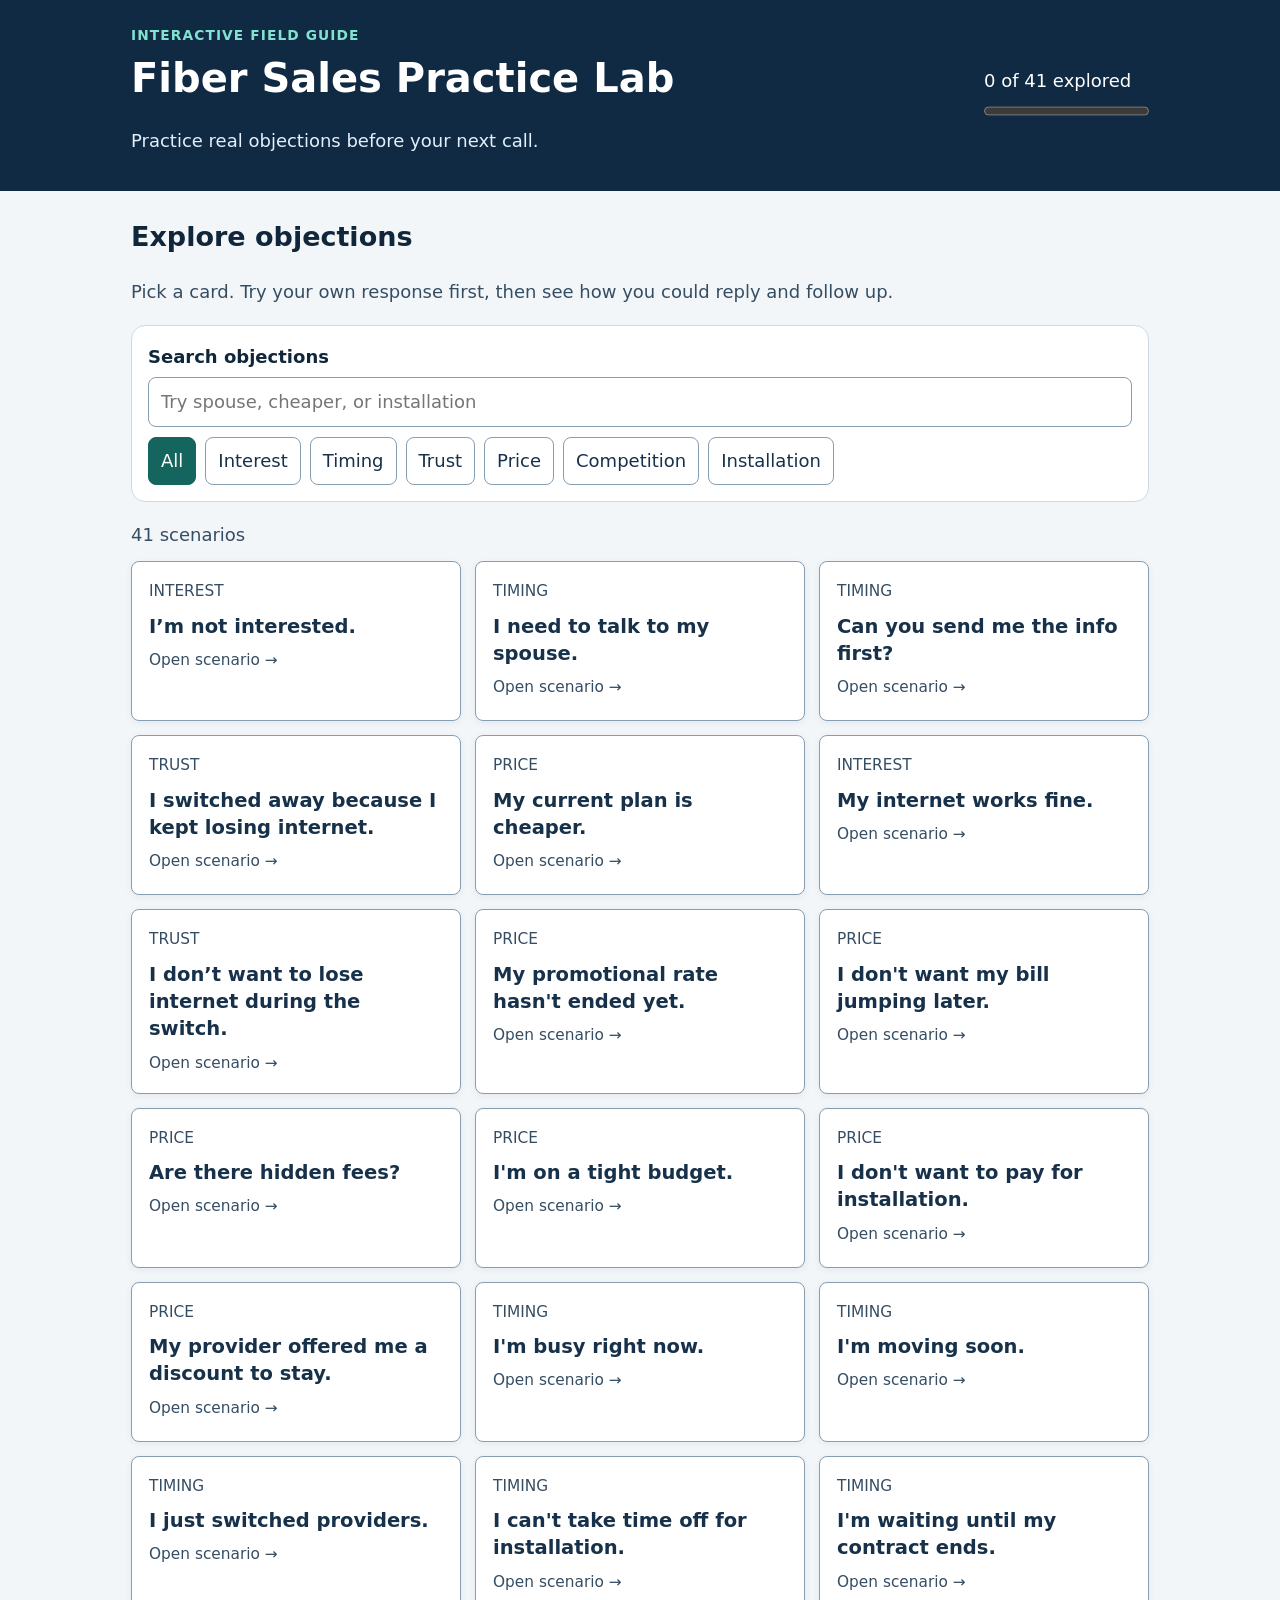
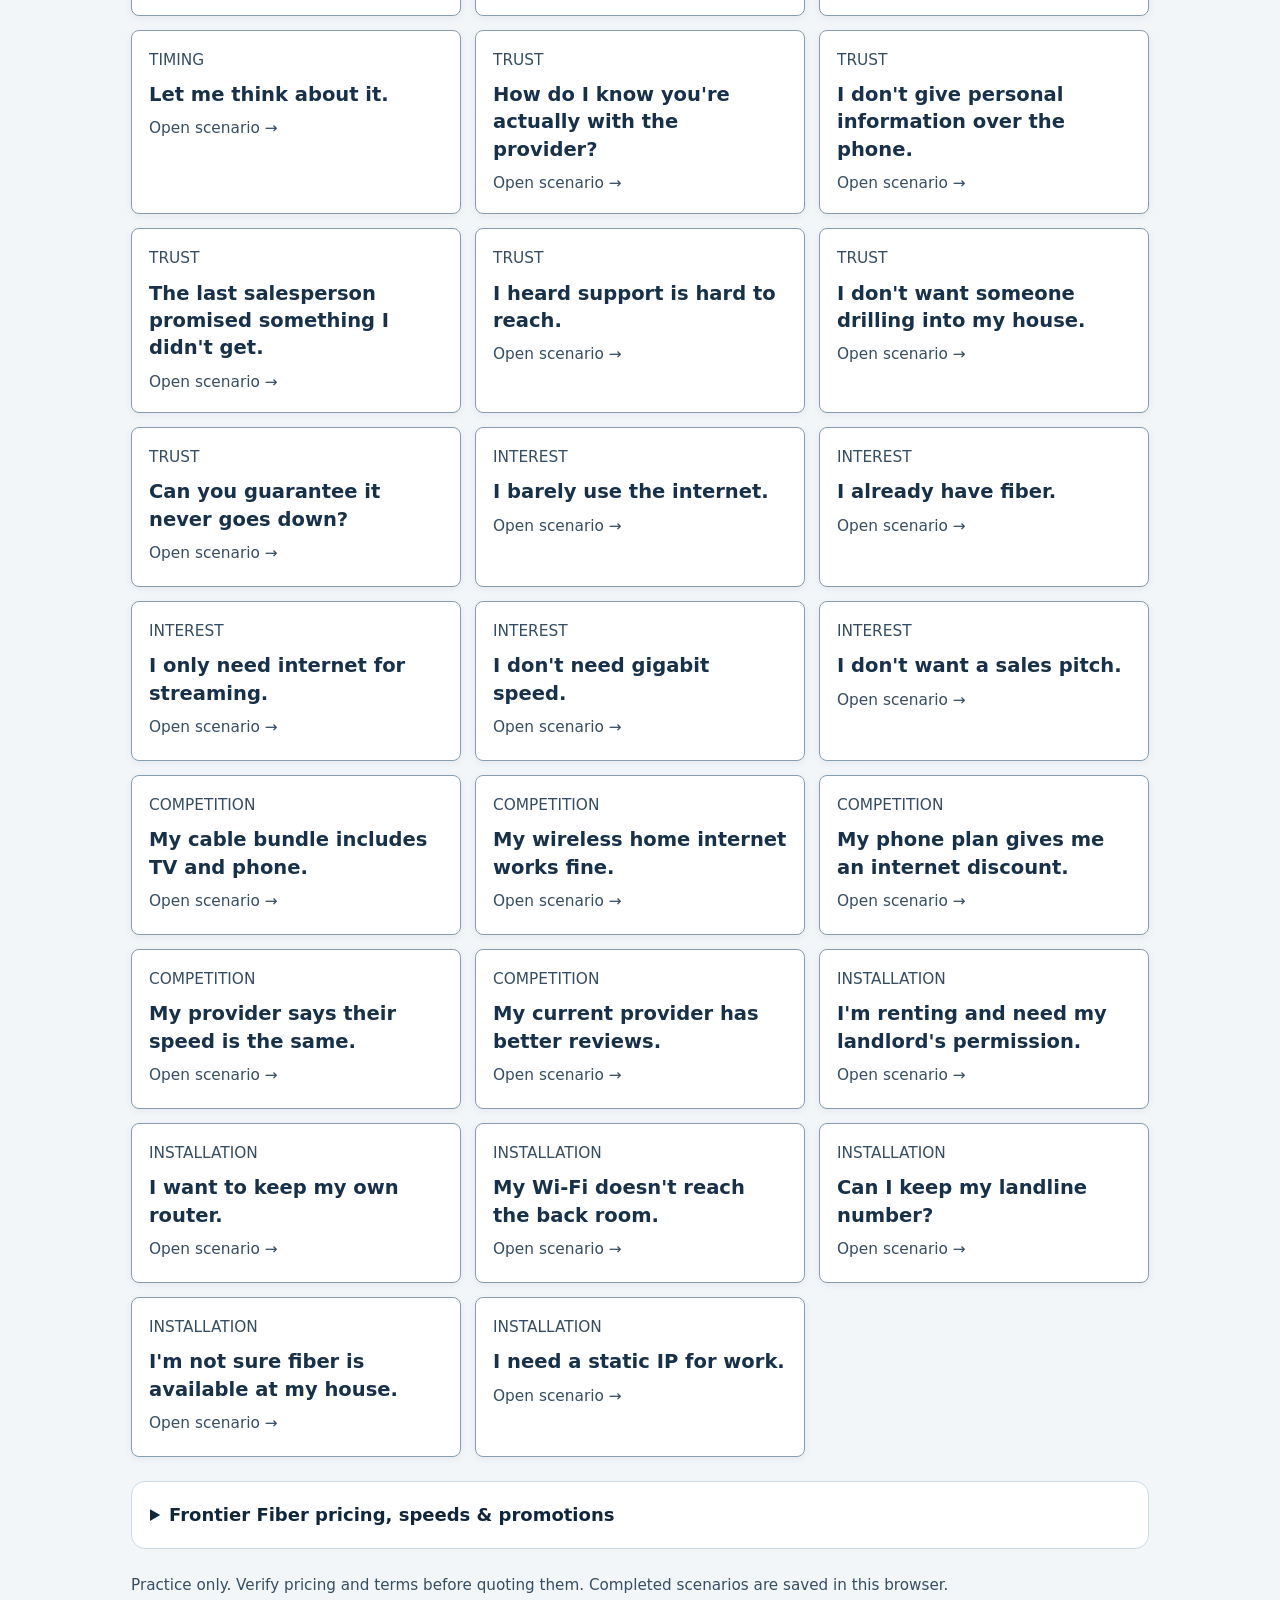
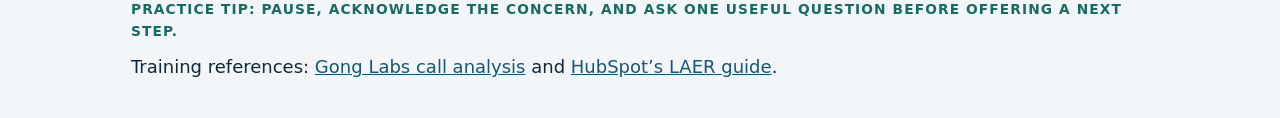
<file: index.html>
<!doctype html>
<html lang="en"><meta charset="utf-8"><meta name="viewport" content="width=device-width,initial-scale=1">

<!-- The content security policy limits which resources the browser can load. -->
<meta http-equiv="Content-Security-Policy" content="default-src 'none'; script-src 'self'; style-src 'self'; base-uri 'none'; form-action 'none'">
<title>Fiber Sales Practice Lab</title>

<!-- Load the shared appearance rules from the CSS file. -->
<link rel="stylesheet" href="./style.css">

<!-- The page header introduces the trainer and displays practice progress. -->
<header><div><section><p class="eyebrow">Interactive field guide</p><h1>Fiber Sales Practice Lab</h1><p class="muted">Practice real objections before your next call.</p></section><div><label id="progress-label" for="progress"></label><br><progress id="progress"></progress></div></div></header>

<!-- The main area holds search, filters, objection cards, and reference material. -->
<main><h2>Explore objections</h2><p class="muted">Pick a card. Try your own response first, then see how you could reply and follow up.</p>
<section class="filters" aria-label="Scenario filters"><label for="search">Search objections</label><input type="search" id="search" placeholder="Try spouse, cheaper, or installation"><div class="row" id="filters"></div></section>
<p id="count" class="muted" role="status"></p><div class="grid" id="cards"></div>

<!-- This reference panel expands when the visitor selects its summary. -->
<details class="reference"><summary>Frontier Fiber pricing, speeds &amp; promotions</summary>
<p><strong>Advertised examples checked November 5, 2026.</strong> These are monthly online rates at qualifying addresses with the advertised billing and discount terms. Wired speed tiers are shown as download/upload. Your address quote controls.</p>
<div class="price-scroll"><table><caption>Advertised Frontier Fiber plan comparison</caption><thead><tr><th scope="col">Plan</th><th scope="col">Wired speed tier</th><th scope="col">From / month</th></tr></thead><tbody>
<tr><th scope="row">Fiber 500</th><td>500 / 500 Mbps</td><td>$44.99</td></tr>
<tr><th scope="row">Fiber 1 Gig</th><td>1 / 1 Gbps</td><td>$64.99</td></tr>
<tr><th scope="row">Fiber 2 Gig</th><td>2 / 2 Gbps</td><td>$79.99</td></tr>
<tr><th scope="row">Fiber 5 Gig</th><td>5 / 5 Gbps</td><td>$104.99</td></tr>
<tr><th scope="row">Fiber 7 Gig</th><td>7 / 7 Gbps</td><td>$124.99</td></tr>
</tbody></table></div>
<p><strong>Promotions to check:</strong> Frontier’s deals page lists Whole Home Wi-Fi and free installation on eligible 1 Gig and faster plans, and a $15/month discount for qualifying Frontier Fiber and Verizon mobile customers. The online plans page also shows two months on select offers, Visa reward cards, and a Samsung TV/soundbar or gift-card alternative on select multi-gig offers. Confirm the reward amount, billing credits, eligibility, redemption and whether offers combine before quoting.</p>
<p><a href="https://go.frontier.com/fiber/internet">Advertised plan comparison</a> · <a href="https://frontier.com/shop/deals">Frontier deals</a></p>
<ul>
<li><strong>Speed and data:</strong> Frontier advertises unlimited data with no overage charges. Compare the plan’s listed upload and download speeds with the customer’s current plan. Wired plan speeds and Wi-Fi speeds on a particular device are different. Frontier lists 500 Mbps, 1 Gig, 2 Gig, and 5 Gig plans, and advertises 7 Gig in select areas. <a href="https://frontier.com/pages/why-frontier/get-fiber">Fiber overview</a> · <a href="https://frontier.com/shop/internet/fiber-internet/7-gig">7 Gig availability</a></li>
<li><strong>Price and promotions:</strong> Use the address quote and Broadband Facts label. Confirm the regular and promotional prices, when the promotion ends, Auto Pay and paperless billing requirements, installation charges, add-ons, and any contract or cancellation terms. Confirm gift card or other reward eligibility and redemption steps before quoting it. <a href="https://frontier.com/consumerlabels">Broadband Facts labels</a></li>
<li><strong>Router and Wi-Fi:</strong> Frontier says its internet plans include a router with no monthly equipment rental fee. Its Whole-Home Wi-Fi page advertises inclusion on Fiber 1 Gig or faster plans. Check the specific quote for the equipment, coverage options, and any charges. <a href="https://frontier.com/shop/internet/whole-home-wifi">Whole-Home Wi-Fi</a></li>
<li><strong>Installation and switching:</strong> Some properties need a fiber line run from the street before installation. Check the route and any required permissions with Frontier. When practical, test the new service before canceling the old one. <a href="https://frontier.com/helpcenter/frontier-installation">Installation guide</a></li>
<li><strong>TV, home phone, and work needs:</strong> Confirm TV subscription cost and channels separately. Frontier Fiber Digital Voice runs over the fiber network; confirm availability, number transfer, backup power, and compatibility before changing phone service. Verify static IP or equipment requirements with Frontier before committing. <a href="https://frontier.com/helpcenter/phone/fiber-digital-voice">Fiber Digital Voice</a></li>
</ul></details><footer class="muted">Practice only. Verify pricing and terms before quoting them. Completed scenarios are saved in this browser.</footer><p class="eyebrow">Practice tip: Pause, acknowledge the concern, and ask one useful question before offering a next step.</p><p>Training references: <a href="https://www.gong.io/blog/handling-sales-objections">Gong Labs call analysis</a> and <a href="https://cdn2.hubspot.net/hubfs/53/overcoming_sales_objections.pdf">HubSpot’s LAER guide</a>.</p></main>

<!-- This dialog is a pop-up used to practice one objection at a time. -->
<dialog id="demo" aria-labelledby="title"><div class="between"><span id="topic" class="eyebrow"></span><button id="close" type="button">Close</button></div><h2 id="title" tabindex="-1">Practice scenario</h2><div class="bubble"><strong>Customer:</strong> <span id="customer"></span></div><section class="phase" aria-live="polite"><p class="eyebrow" id="phase"></p><p id="body"></p></section><section id="alternatives" hidden aria-label="More response options"><p class="eyebrow">Other ways to respond</p><p><strong>Short and direct:</strong> <span id="short-reply"></span></p><p><strong>Move it forward:</strong> <span id="next-reply"></span></p></section><aside id="facts" hidden><strong>Frontier talking point</strong><p id="fact-text"></p></aside><p id="exit" class="exit" hidden><strong>If they still decline:</strong> Thank them and end the call. If they need time, ask permission to call back and agree on a time. Confirm their explicit approval before submitting an order.</p><div class="between"><button id="back" type="button">Back</button><button class="primary" id="forward" type="button"></button></div></dialog>

<!-- Run the JavaScript after the page elements above are available. -->
<script src="./script.js"></script></html>
</file>
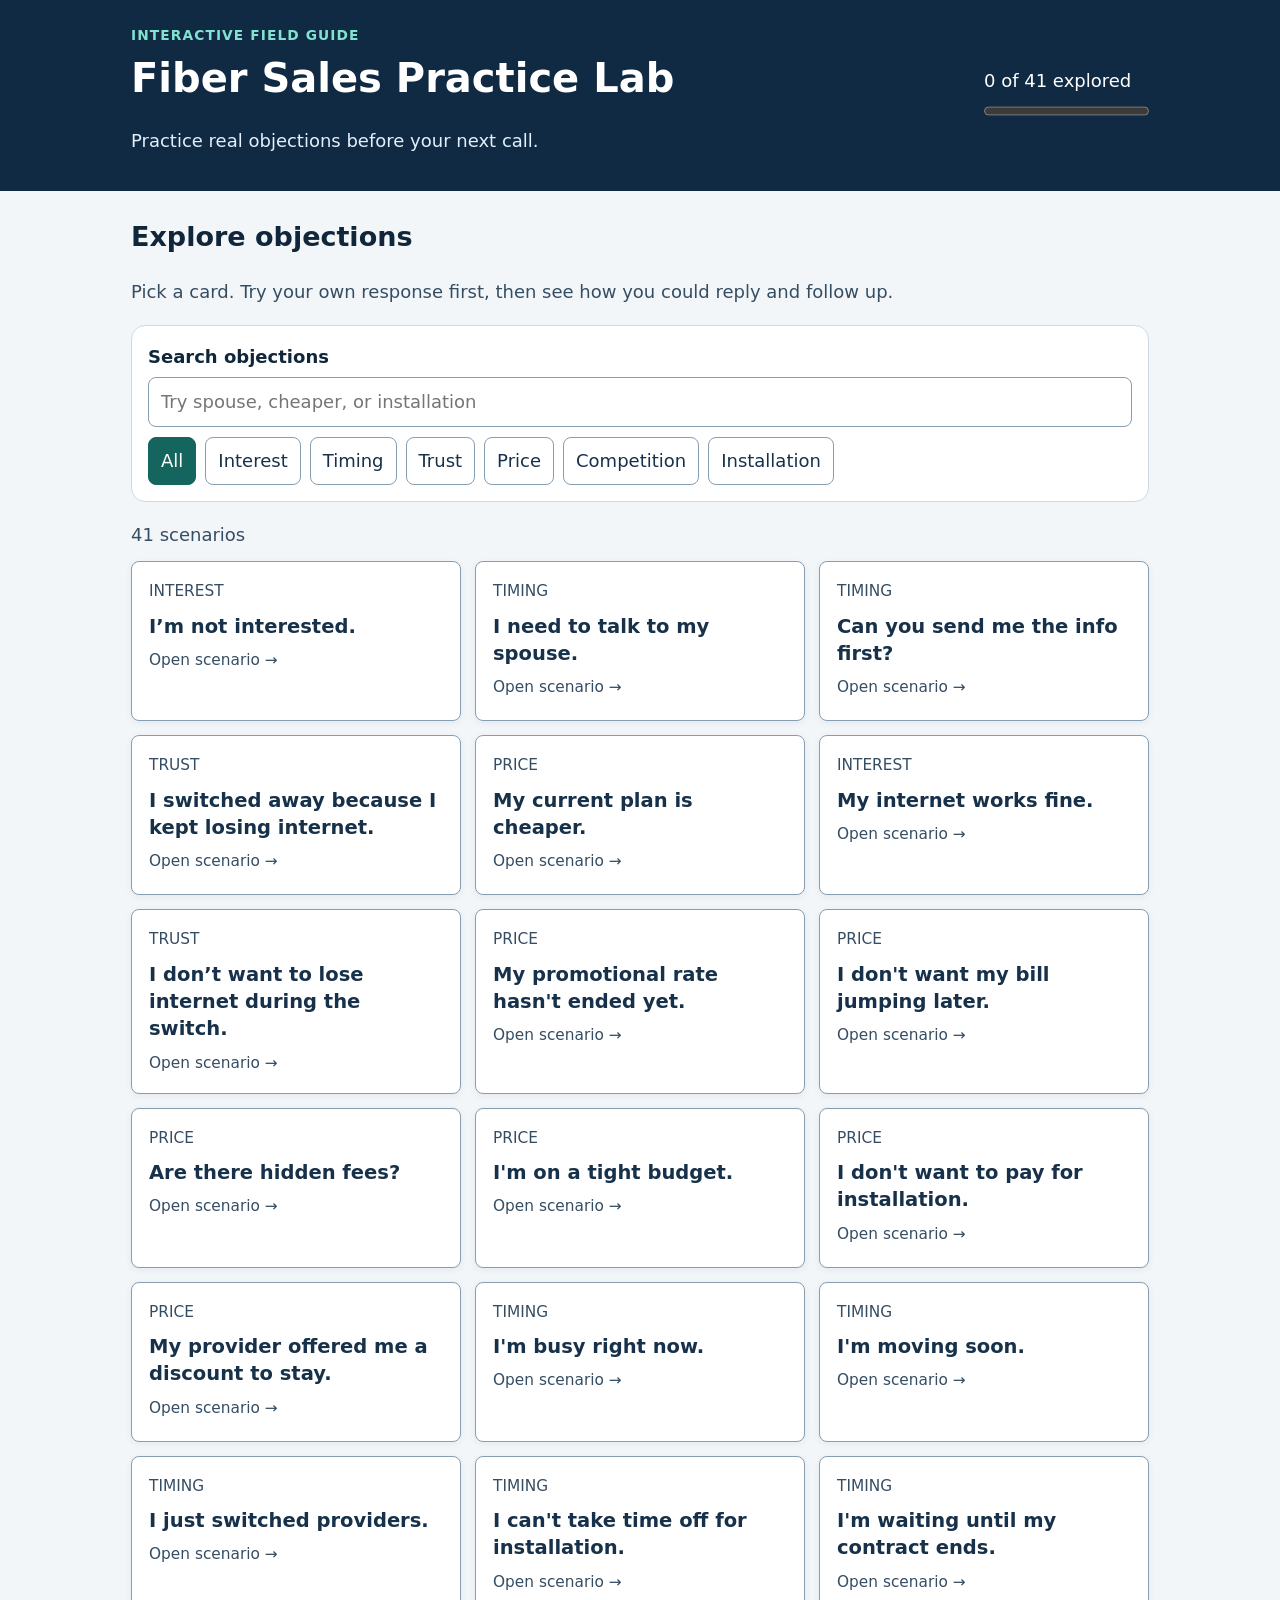
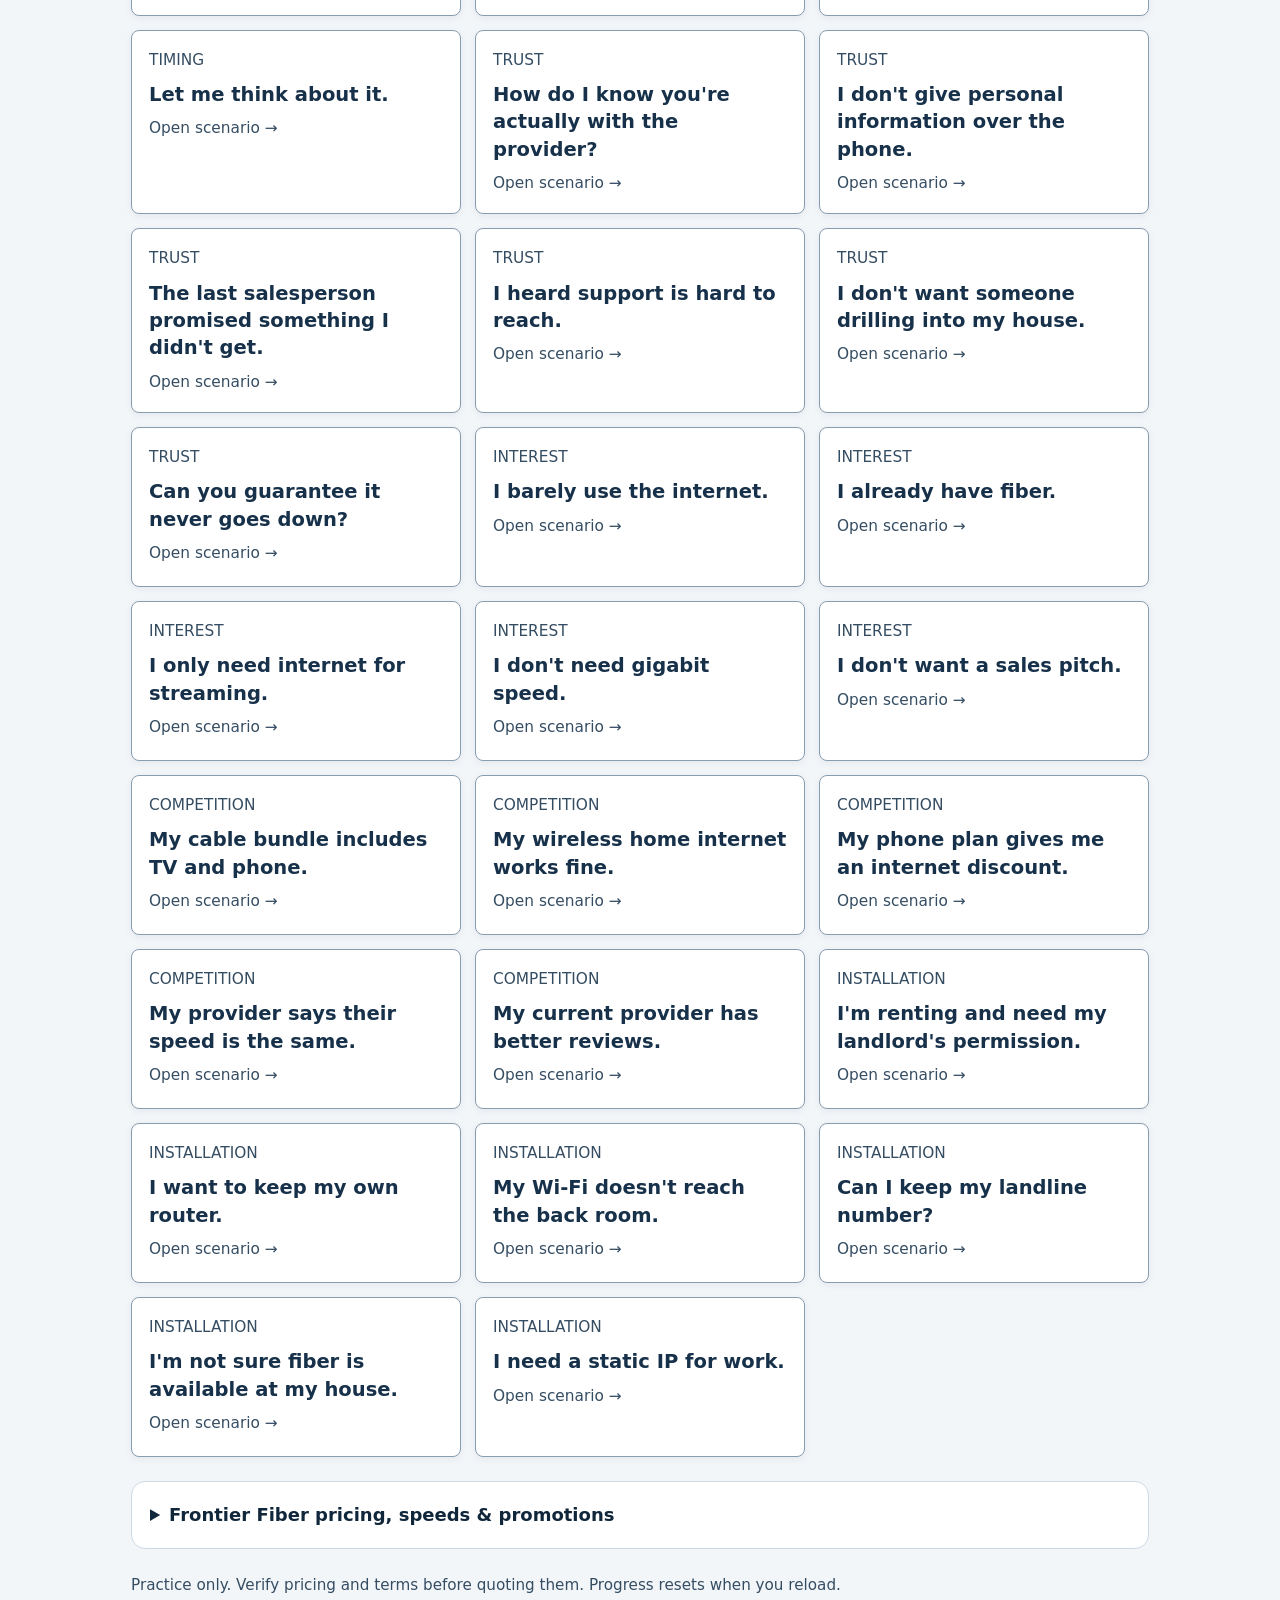
<file: index (1).html>
<!doctype html>
<html lang="en"><meta charset="utf-8"><meta name="viewport" content="width=device-width,initial-scale=1">
<meta http-equiv="Content-Security-Policy" content="default-src 'none'; script-src 'sha256-y+6IOTPZpGJT1f34l+h1BijuALZRI1sY82XpPW38BYg='; style-src 'unsafe-inline'; base-uri 'none'; form-action 'none'">
<title>Fiber Sales Practice Lab</title>
<style>
*{box-sizing:border-box}body{margin:0;background:#f3f6f9;color:#15283a;font:16px/1.55 system-ui,sans-serif}header{background:#102a43;color:#fff}header>div,main{max-width:1090px;margin:auto;padding:24px clamp(16px,4vw,36px)}header>div{display:flex;flex-wrap:wrap;justify-content:space-between;align-items:center;gap:16px}h1,h2,p{margin:0 0 .65em}h1{font-size:clamp(1.65rem,4vw,2.5rem);line-height:1.1}.eyebrow{font-size:.76rem;font-weight:800;letter-spacing:.13em;text-transform:uppercase;color:#176b62}header .eyebrow{color:#80e2cf}.muted{color:#4b6176}header .muted{color:#d0e2f3}progress{width:165px;accent-color:#44d3b7}.filters{background:white;border:1px solid #cdd9e3;border-radius:14px;padding:16px;margin:18px 0}.row{display:flex;align-items:center;gap:9px;flex-wrap:wrap;margin-top:10px}button,input{font:inherit}input{width:100%;border:1px solid #879db0;border-radius:8px;padding:9px 12px}button{cursor:pointer;background:#fff;color:#17314a;border:1px solid #879db0;border-radius:8px;padding:8px 12px}button[aria-pressed=true],.primary{background:#14655d;color:white;border-color:#14655d}button:focus-visible,input:focus-visible{outline:3px solid #087eaa;outline-offset:3px}.grid{display:grid;grid-template-columns:repeat(auto-fit,minmax(min(100%,245px),1fr));gap:14px}.card{text-align:left;display:flex;flex-direction:column;gap:8px;min-height:144px;padding:17px;box-shadow:0 2px 7px #17314a12}.card:hover{border-color:#14655d;background:#f7fffc}.card strong{font-size:1.1rem}.card small{color:#4b6176}dialog{width:min(92vw,630px);max-height:90vh;overflow:auto;border:1px solid #879db0;border-radius:16px;padding:24px;color:#15283a}dialog::backdrop{background:#102a43b8}.between{display:flex;justify-content:space-between;gap:10px;align-items:center}.bubble{background:#e9f5f2;border-left:4px solid #14655d;padding:14px;border-radius:6px;margin:12px 0}.phase{min-height:110px}footer{margin-top:24px;font-size:.85rem}
body{font-size:18px;line-height:1.65;color:#10263a}.muted,.card small{color:#354d63}.eyebrow{font-size:.86rem;letter-spacing:.08em}.card strong{font-size:1.22rem;line-height:1.4}.card small{font-size:.96rem}.card{min-height:160px}.phase,.bubble{font-size:1.08rem}footer{font-size:.95rem}button,input{min-height:44px}label[for=search]{display:block;font-weight:700;margin-bottom:6px}header .muted{color:#e3effa}dialog{width:min(94vw,680px)}@media(max-width:480px){dialog{padding:16px}header>div,main{padding-inline:16px}}
dialog{background:#fff;color:#10263a}dialog .eyebrow,#phase{color:#11534c}#phase{font-size:1rem;font-weight:800;letter-spacing:.05em}#body,.bubble{color:#10263a;font-size:1.125rem;line-height:1.65}.exit{padding:12px 14px;background:#edf4f8;border-radius:8px;color:#18364b;margin-bottom:16px}
.reference{margin:24px 0;padding:18px;background:#fff;border:1px solid #cdd9e3;border-radius:14px}.reference summary{cursor:pointer;font-weight:800;color:#10263a}.reference li{margin:.55em 0}a{color:#145679}#facts{padding:12px 14px;background:#e9f5f2;color:#10263a;border-radius:8px;margin-bottom:16px}#facts p{margin:.35em 0 0}
.price-scroll{overflow-x:auto}table{border-collapse:collapse;width:100%;margin:10px 0}caption{text-align:left;font-weight:700}th,td{text-align:left;padding:8px;border-bottom:1px solid #cdd9e3}
</style>
<header><div><section><p class="eyebrow">Interactive field guide</p><h1>Fiber Sales Practice Lab</h1><p class="muted">Practice real objections before your next call.</p></section><div><label id="progress-label" for="progress"></label><br><progress id="progress"></progress></div></div></header>
<main><h2>Explore objections</h2><p class="muted">Pick a card. Try your own response first, then see how you could reply and follow up.</p>
<section class="filters" aria-label="Scenario filters"><label for="search">Search objections</label><input type="search" id="search" placeholder="Try spouse, cheaper, or installation"><div class="row" id="filters"></div></section>
<p id="count" class="muted" role="status"></p><div class="grid" id="cards"></div>
<details class="reference"><summary>Frontier Fiber pricing, speeds &amp; promotions</summary>
<p><strong>Advertised examples checked November 5, 2026.</strong> These are monthly online rates at qualifying addresses with the advertised billing and discount terms. Wired speed tiers are shown as download/upload. Your address quote controls.</p>
<div class="price-scroll"><table><caption>Advertised Frontier Fiber plan comparison</caption><thead><tr><th scope="col">Plan</th><th scope="col">Wired speed tier</th><th scope="col">From / month</th></tr></thead><tbody>
<tr><th scope="row">Fiber 500</th><td>500 / 500 Mbps</td><td>$44.99</td></tr>
<tr><th scope="row">Fiber 1 Gig</th><td>1 / 1 Gbps</td><td>$64.99</td></tr>
<tr><th scope="row">Fiber 2 Gig</th><td>2 / 2 Gbps</td><td>$79.99</td></tr>
<tr><th scope="row">Fiber 5 Gig</th><td>5 / 5 Gbps</td><td>$104.99</td></tr>
<tr><th scope="row">Fiber 7 Gig</th><td>7 / 7 Gbps</td><td>$124.99</td></tr>
</tbody></table></div>
<p><strong>Promotions to check:</strong> Frontier’s deals page lists Whole Home Wi-Fi and free installation on eligible 1 Gig and faster plans, and a $15/month discount for qualifying Frontier Fiber and Verizon mobile customers. The online plans page also shows two months on select offers, Visa reward cards, and a Samsung TV/soundbar or gift-card alternative on select multi-gig offers. Confirm the reward amount, billing credits, eligibility, redemption and whether offers combine before quoting.</p>
<p><a href="https://go.frontier.com/fiber/internet">Advertised plan comparison</a> · <a href="https://frontier.com/shop/deals">Frontier deals</a></p>
<ul>
<li><strong>Speed and data:</strong> Frontier advertises unlimited data with no overage charges. Compare the plan’s listed upload and download speeds with the customer’s current plan. Wired plan speeds and Wi-Fi speeds on a particular device are different. Frontier lists 500 Mbps, 1 Gig, 2 Gig, and 5 Gig plans, and advertises 7 Gig in select areas. <a href="https://frontier.com/pages/why-frontier/get-fiber">Fiber overview</a> · <a href="https://frontier.com/shop/internet/fiber-internet/7-gig">7 Gig availability</a></li>
<li><strong>Price and promotions:</strong> Use the address quote and Broadband Facts label. Confirm the regular and promotional prices, when the promotion ends, Auto Pay and paperless billing requirements, installation charges, add-ons, and any contract or cancellation terms. Confirm gift card or other reward eligibility and redemption steps before quoting it. <a href="https://frontier.com/consumerlabels">Broadband Facts labels</a></li>
<li><strong>Router and Wi-Fi:</strong> Frontier says its internet plans include a router with no monthly equipment rental fee. Its Whole-Home Wi-Fi page advertises inclusion on Fiber 1 Gig or faster plans. Check the specific quote for the equipment, coverage options, and any charges. <a href="https://frontier.com/shop/internet/whole-home-wifi">Whole-Home Wi-Fi</a></li>
<li><strong>Installation and switching:</strong> Some properties need a fiber line run from the street before installation. Check the route and any required permissions with Frontier. When practical, test the new service before canceling the old one. <a href="https://frontier.com/helpcenter/frontier-installation">Installation guide</a></li>
<li><strong>TV, home phone, and work needs:</strong> Confirm TV subscription cost and channels separately. Frontier Fiber Digital Voice runs over the fiber network; confirm availability, number transfer, backup power, and compatibility before changing phone service. Verify static IP or equipment requirements with Frontier before committing. <a href="https://frontier.com/helpcenter/phone/fiber-digital-voice">Fiber Digital Voice</a></li>
</ul></details><footer class="muted">Practice only. Verify pricing and terms before quoting them. Progress resets when you reload.</footer></main>
<dialog id="demo" aria-labelledby="title"><div class="between"><span id="topic" class="eyebrow"></span><button id="close" type="button">Close</button></div><h2 id="title" tabindex="-1">Practice scenario</h2><div class="bubble"><strong>Customer:</strong> <span id="customer"></span></div><section class="phase" aria-live="polite"><p class="eyebrow" id="phase"></p><p id="body"></p></section><aside id="facts" hidden><strong>Frontier talking point</strong><p id="fact-text"></p></aside><p id="exit" class="exit" hidden><strong>If they still decline:</strong> Thank them and end the call. If they need time, ask permission to call back and agree on a time. Confirm their explicit approval before submitting an order.</p><div class="between"><button id="back" type="button">Back</button><button class="primary" id="forward" type="button"></button></div></dialog>
<script>
"use strict";
const scenarios=[
 [
  "Interest",
  "I’m not interested.",
  "I hear you. Is it that you’re happy with what you have, or is now just a bad time?",
  "Ask one clarifying question if they’re open to it. If they name a concern you can solve, say: “Let’s check the options at your address and see what solves that.” If they give a clear no, wrap up."
 ],
 [
  "Timing",
  "I need to talk to my spouse.",
  "Of course. What do you think your spouse will want to know first: the price, how installation works, or something else?",
  "“Let’s get you both the same written quote. What’s a good time for us to go over it together?” Wait for both to make their decision before booking."
 ],
 [
  "Timing",
  "Can you send me the info first?",
  "Absolutely. Before I send it, what’s the main thing you want to compare? I can include the exact details you’ll need to decide.",
  "“I’ll send the full monthly cost and installation details. Let’s pick a time to go over it after you’ve had a chance to compare.”"
 ],
 [
  "Trust",
  "I switched away because I kept losing internet.",
  "I can see why you switched. Was it the outages themselves or how long it took to get help that made you leave?",
  "“Let’s check the install and support details first. If those address what happened last time, we can plan the switch around your current service.”"
 ],
 [
  "Price",
  "My current plan is cheaper.",
  "I get wanting to keep the lower bill. Are you comparing just internet, or does your current total include equipment or a bundle? “Frontier advertises Fiber 500 at $44.99 a month at qualifying addresses with the advertised billing terms. Let’s check the actual quote and see how it compares.”",
  "Let’s compare the full monthly cost. If the quote works for you, let’s confirm the plan and review the order."
 ],
 [
  "Interest",
  "My internet works fine.",
  "Glad it works well. If you could change one thing about it, would it be the bill, Wi-Fi coverage, or nothing at all?",
  "If they name something they want to improve: “Let’s compare a plan that solves that and see what it comes to at your address.” If they’re happy as is, thank them."
 ],
 [
  "Trust",
  "I don’t want to lose internet during the switch.",
  "I get it. How much downtime could you handle? We can check whether you can keep your current service active until the new connection is tested.",
  "Let’s verify that first. Once you’re comfortable with the written terms, we can review the order."
 ],
 [
  "Price",
  "My promotional rate hasn't ended yet.",
  "Makes sense to keep a rate that works for you.",
  "Let’s compare the full monthly cost. If the quote works for you, let’s confirm the plan and review the order."
 ],
 [
  "Price",
  "I don't want my bill jumping later.",
  "That's fair. I'd want to see what it costs after the promo, too. Would it help if I listed the introductory price and the regular price side by side?",
  "Let’s compare the full monthly cost. If the quote works for you, let’s confirm the plan and review the order."
 ],
 [
  "Price",
  "Are there hidden fees?",
  "Let's look at the full quote together so you can see what is included. Would you like me to separate monthly charges from one-time charges?",
  "Let’s compare the full monthly cost. If the quote works for you, let’s confirm the plan and review the order."
 ],
 [
  "Price",
  "I'm on a tight budget.",
  "I understand. Let's start with what you're comfortable spending. What monthly total would make this worth considering? “Frontier advertises Fiber 500 at $44.99 a month at qualifying addresses with the advertised billing terms. Let’s check the actual quote and see how it compares.”",
  "Let’s compare the full monthly cost. If the quote works for you, let’s confirm the plan and review the order."
 ],
 [
  "Price",
  "I don't want to pay for installation.",
  "I can check the installation terms before you decide. Would you want to look at the offer if the written quote confirms no installation charge?",
  "Let’s compare the full monthly cost. If the quote works for you, let’s confirm the plan and review the order."
 ],
 [
  "Price",
  "My provider offered me a discount to stay.",
  "That could be a good deal. It depends on what the discount includes and how long it lasts. Did they tell you when the discount expires?",
  "Let’s compare the full monthly cost. If the quote works for you, let’s confirm the plan and review the order."
 ],
 [
  "Timing",
  "I'm busy right now.",
  "No problem. I caught you at a bad time. Would another time work better, or should I leave it here?",
  "Let’s confirm what needs to happen before you’re ready. We can review the quote now or agree on a time to follow up."
 ],
 [
  "Timing",
  "I'm moving soon.",
  "That changes things. It may make more sense to plan for your next place. Would checking service at the new place be helpful when you're ready?",
  "Let’s confirm what needs to happen before you’re ready. We can review the quote now or agree on a time to follow up."
 ],
 [
  "Timing",
  "I just switched providers.",
  "I get it. Switching again right away is a hassle. What made you pick your new plan?",
  "Let’s confirm what needs to happen before you’re ready. We can review the quote now or agree on a time to follow up."
 ],
 [
  "Timing",
  "I can't take time off for installation.",
  "I understand. Let’s confirm what installation requires at your address before you decide.",
  "Let’s confirm what needs to happen before you’re ready. We can review the quote now or agree on a time to follow up."
 ],
 [
  "Timing",
  "I'm waiting until my contract ends.",
  "That makes sense if leaving now would cost you money. When is your contract up?",
  "Let’s confirm what needs to happen before you’re ready. We can review the quote now or agree on a time to follow up."
 ],
 [
  "Timing",
  "Let me think about it.",
  "Of course. Take whatever time you need. Is there anything you're still unsure about that I can clear up?",
  "Let’s confirm what needs to happen before you’re ready. We can review the quote now or agree on a time to follow up."
 ],
 [
  "Trust",
  "How do I know you're actually with the provider?",
  "That's a fair question. You can verify the offer through the provider's official channels before sharing information. Would you prefer to look up the provider's contact information yourself?",
  "Let’s verify that first. Once you’re comfortable with the written terms, we can review the order."
 ],
 [
  "Trust",
  "I don't give personal information over the phone.",
  "I respect that. We can talk through the offer without collecting personal information. Would a general plan summary be useful?",
  "Let’s verify that first. Once you’re comfortable with the written terms, we can review the order."
 ],
 [
  "Trust",
  "The last salesperson promised something I didn't get.",
  "I'd be cautious too. I'd want the offer in writing before agreeing to it. What part of the last offer wasn't honored?",
  "Let’s verify that first. Once you’re comfortable with the written terms, we can review the order."
 ],
 [
  "Trust",
  "I heard support is hard to reach.",
  "That matters, especially if you work from home. What type of support would you need if something went wrong?",
  "Let’s verify that first. Once you’re comfortable with the written terms, we can review the order."
 ],
 [
  "Trust",
  "I don't want someone drilling into my house.",
  "I understand. Let’s confirm what installation requires at your address before you decide.",
  "Let’s verify that first. Once you’re comfortable with the written terms, we can review the order."
 ],
 [
  "Trust",
  "Can you guarantee it never goes down?",
  "I can't promise zero outages. I can explain what to confirm about service and support. Is downtime mainly a concern for work, school, or something else?",
  "Let’s verify that first. Once you’re comfortable with the written terms, we can review the order."
 ],
 [
  "Interest",
  "I barely use the internet.",
  "A bigger plan might not make sense for you. What do you normally use it for?",
  "Let’s confirm the plan that covers what you use and review the monthly total together."
 ],
 [
  "Interest",
  "I already have fiber.",
  "If it meets your needs, that may already be a good fit. Is there anything about the price, speed, or support you'd want to change?",
  "Let’s confirm the plan that covers what you use and review the monthly total together."
 ],
 [
  "Interest",
  "I only need internet for streaming.",
  "Then we can focus on the speed you need for how your household actually watches. How many people usually stream at the same time?",
  "Let’s confirm the plan that covers what you use and review the monthly total together."
 ],
 [
  "Interest",
  "I don't need gigabit speed.",
  "You may be right. The best plan depends on what you use it for. How many people and devices are usually online together? “Let’s compare 500 Mbps at an advertised $44.99 with 1 Gig at $64.99, then check what’s actually available at your address.”",
  "Let’s confirm the plan that covers what you use and review the monthly total together."
 ],
 [
  "Interest",
  "I don't want a sales pitch.",
  "Understood. I'll keep it brief, and we can end the call here if you prefer.",
  "Let’s confirm the plan that covers what you use and review the monthly total together."
 ],
 [
  "Competition",
  "My cable bundle includes TV and phone.",
  "The bundle matters. Comparing internet prices alone wouldn't tell you what you'd actually spend. Which TV channels and phone features would you need to keep?",
  "“Let’s compare both plans line by line. If the Frontier quote gives you what you want, we can plan the switch around your current service.”"
 ],
 [
  "Competition",
  "My wireless home internet works fine.",
  "If it's reliable and the price works, that's a good reason to keep it. Have you noticed any issues with uploads or video calls at busy times?",
  "“Let’s compare both plans line by line. If the Frontier quote gives you what you want, we can plan the switch around your current service.”"
 ],
 [
  "Competition",
  "My phone plan gives me an internet discount.",
  "That discount belongs in the comparison. Would switching affect the price of your phone plan too?",
  "“Let’s compare both plans line by line. If the Frontier quote gives you what you want, we can plan the switch around your current service.”"
 ],
 [
  "Competition",
  "My provider says their speed is the same.",
  "Let's compare the plans directly, including upload speeds and the total bill. What speeds are listed on your current plan?",
  "“Let’s compare both plans line by line. If the Frontier quote gives you what you want, we can plan the switch around your current service.”"
 ],
 [
  "Competition",
  "My current provider has better reviews.",
  "Reviews can be useful, especially from people near you. What matters most to you: reliability, support, or something else?",
  "“Let’s compare both plans line by line. If the Frontier quote gives you what you want, we can plan the switch around your current service.”"
 ],
 [
  "Installation",
  "I'm renting and need my landlord's permission.",
  "Good call. You'll want any required approval before work is scheduled. Would an installation summary help you ask your landlord?",
  "Let’s confirm the setup at your address and review the plan and next steps."
 ],
 [
  "Installation",
  "I want to keep my own router.",
  "That may be possible, depending on the service and equipment. What router model do you have so we can check compatibility?",
  "Let’s confirm the setup at your address and review the plan and next steps."
 ],
 [
  "Installation",
  "My Wi-Fi doesn't reach the back room.",
  "That might be a coverage issue inside the house. Does the connection work well near your current router?",
  "Let’s confirm the setup at your address and review the plan and next steps."
 ],
 [
  "Installation",
  "Can I keep my landline number?",
  "Keeping your number is important. We'd need to verify that it can transfer before you cancel anything. Is the number still active with your current provider?",
  "Let’s confirm the setup at your address and review the plan and next steps."
 ],
 [
  "Installation",
  "I'm not sure fiber is available at my house.",
  "Availability can vary by address, even on the same street. Would you like to check through the provider's official availability tool?",
  "Let’s confirm the setup at your address and review the plan and next steps."
 ],
 [
  "Installation",
  "I need a static IP for work.",
  "Let's confirm whether the plan offers one before considering a switch. Does your employer require a public static IP, or do you connect through a VPN?",
  "Let’s confirm the setup at your address and review the plan and next steps."
 ]
];
const el=id=>document.getElementById(id);
const done=new Set(), demo=el("demo"), filters=el("filters");
let category="All", active=0, step=0, opener;
const categories=["All",...new Set(scenarios.map(item=>item[0]))];
for(const name of categories){
 const b=document.createElement("button");b.type="button";b.textContent=name;
 b.addEventListener("click",()=>{category=name;render();});filters.append(b);
}
function render(){
 for(const b of filters.children)b.setAttribute("aria-pressed",String(b.textContent===category));
 const q=el("search").value.trim().toLowerCase(), grid=el("cards");
 grid.replaceChildren();let count=0;
 scenarios.forEach(([type,statement,reply,follow],i)=>{
  if((category!=="All"&&type!==category)||![statement,reply,follow,type].join(" ").toLowerCase().includes(q))return;
  count++;
  const card=document.createElement("button");card.type="button";card.className="card";
  for(const [tag,value] of [["small",type.toUpperCase()],["strong",statement],["small",done.has(i)?"✓ Explored · Practice again":"Open scenario →"]]){
   const node=document.createElement(tag);node.textContent=value;card.append(node);
  }
  card.addEventListener("click",()=>{opener=i;active=i;step=0;show();demo.showModal();el("title").focus();});
  card.dataset.index=String(i);grid.append(card);
 });
 el("count").textContent=count?count+" scenario"+(count===1?"":"s"):"No matching scenarios. Try another search or category.";
 el("progress").max=scenarios.length;el("progress").value=done.size;
 el("progress-label").textContent=done.size+" of "+scenarios.length+" explored";
}
function frontierFact(type,statement){
 const q=statement.toLowerCase();
 if(/landline|phone features/.test(q))return "Frontier Fiber Digital Voice runs over fiber. Check whether their number can transfer and ask about equipment and backup power. Keep the old number active until the transfer is confirmed.";
 if(/static ip|own router/.test(q))return "Check the specific plan and equipment requirements before quoting support for a static IP or third-party router. Ask for the required setup or router model.";
 if(/bundle|phone plan|discount to stay/.test(q))return "Compare the complete household bill. Check the price of any separate TV or phone service and whether switching affects a bundle or wireless discount.";
 if(/wi-fi|back room/.test(q))return "Frontier says its plans include a router, and advertises Whole-Home Wi-Fi on Fiber 1 Gig or faster. Confirm the actual equipment and coverage options on the quote.";
 if(/installation|drilling|renting|lose internet|available at my house/.test(q))return "Check service at the exact address. Frontier says some homes need a line installed before installation. Confirm permissions and routing; suggest testing the new connection before canceling the old one.";
 if(/outage|losing internet|support/.test(q))return "Avoid uptime promises. Confirm the support options and help them plan how to switch with as little interruption as practical.";
 return ({
 Price:"Use the Frontier Broadband Facts label and address quote to compare the full monthly cost, price after any promotion, Auto Pay requirements, and one-time charges. Online examples: Fiber 500 from $44.99 and 1 Gig from $64.99. Check any credits or reward eligibility in the quote; compare the recurring bill separately.",
 Timing:"Confirm any offer expiration. If they have a current contract or are moving, check timing and costs before reviewing the order.",
 Trust:"Offer a written quote and invite the customer to verify it through Frontier’s official site or support channels before sharing account or payment information.",
 Interest:"Frontier advertises unlimited data with no overage charges. If uploads or video calls matter, compare the quoted upload speed with their current plan. Recommend a tier that fits their needs.",
 Competition:"Compare quoted upload and download speeds, equipment, and total cost. Advertised multi-gig examples: 2 Gig from $79.99, 5 Gig from $104.99 and 7 Gig from $124.99. Confirm the quote, equipment requirements and any eligible rewards.",
 Installation:"Confirm address eligibility, installation requirements and charges in the written quote before submitting an order."
 })[type];
}
function show(){
 const [type,statement,reply,follow]=scenarios[active];
 el("topic").textContent=type;el("customer").textContent=statement;
 el("phase").textContent=["01 / Try it","02 / Sample response","03 / Follow up"][step];
 el("body").textContent=["Say your response out loud. Acknowledge the concern, ask a question to find out what’s holding them back, and think about what would earn a yes. If they clearly ask to end the call, respect that.",reply,follow][step];
 el("facts").hidden=step===0;
 el("fact-text").textContent=frontierFact(type,statement);
 el("exit").hidden=step!==2;
 el("back").disabled=step===0;
 el("forward").textContent=["Reveal response","See follow-up","Finish scenario"][step];
}
el("search").addEventListener("input",render);
el("close").addEventListener("click",()=>demo.close());
el("back").addEventListener("click",()=>{if(step>0){step--;show();}});
el("forward").addEventListener("click",()=>{if(step===2){done.add(active);demo.close();}else{step++;show();}});
demo.addEventListener("close",()=>{render();el("cards").querySelector('[data-index="'+opener+'"]')?.focus();});
render();
</script></html>
</file>
<file: style.css>
/* Base rules define spacing, colors, buttons, and the responsive layout. A selector chooses which elements a rule applies to. */
*{box-sizing:border-box}body{margin:0;background:#f3f6f9;color:#15283a;font:16px/1.55 system-ui,sans-serif}header{background:#102a43;color:#fff}header>div,main{max-width:1090px;margin:auto;padding:24px clamp(16px,4vw,36px)}header>div{display:flex;flex-wrap:wrap;justify-content:space-between;align-items:center;gap:16px}h1,h2,p{margin:0 0 .65em}h1{font-size:clamp(1.65rem,4vw,2.5rem);line-height:1.1}.eyebrow{font-size:.76rem;font-weight:800;letter-spacing:.13em;text-transform:uppercase;color:#176b62}header .eyebrow{color:#80e2cf}.muted{color:#4b6176}header .muted{color:#d0e2f3}progress{width:165px;accent-color:#44d3b7}.filters{background:white;border:1px solid #cdd9e3;border-radius:14px;padding:16px;margin:18px 0}.row{display:flex;align-items:center;gap:9px;flex-wrap:wrap;margin-top:10px}button,input{font:inherit}input{width:100%;border:1px solid #879db0;border-radius:8px;padding:9px 12px}button{cursor:pointer;background:#fff;color:#17314a;border:1px solid #879db0;border-radius:8px;padding:8px 12px}button[aria-pressed=true],.primary{background:#14655d;color:white;border-color:#14655d}button:focus-visible,input:focus-visible{outline:3px solid #087eaa;outline-offset:3px}.grid{display:grid;grid-template-columns:repeat(auto-fit,minmax(min(100%,245px),1fr));gap:14px}.card{text-align:left;display:flex;flex-direction:column;gap:8px;min-height:144px;padding:17px;box-shadow:0 2px 7px #17314a12}.card:hover{border-color:#14655d;background:#f7fffc}.card strong{font-size:1.1rem}.card small{color:#4b6176}dialog{width:min(92vw,630px);max-height:90vh;overflow:auto;border:1px solid #879db0;border-radius:16px;padding:24px;color:#15283a}dialog::backdrop{background:#102a43b8}.between{display:flex;justify-content:space-between;gap:10px;align-items:center}.bubble{background:#e9f5f2;border-left:4px solid #14655d;padding:14px;border-radius:6px;margin:12px 0}.phase{min-height:110px}footer{margin-top:24px;font-size:.85rem}

/* Readability rules enlarge important text and make the objection cards easier to scan. */
body{font-size:18px;line-height:1.65;color:#10263a}.muted,.card small{color:#354d63}.eyebrow{font-size:.86rem;letter-spacing:.08em}.card strong{font-size:1.22rem;line-height:1.4}.card small{font-size:.96rem}.card{min-height:160px}.phase,.bubble{font-size:1.08rem}footer{font-size:.95rem}button,input{min-height:44px}label[for=search]{display:block;font-weight:700;margin-bottom:6px}header .muted{color:#e3effa}dialog{width:min(94vw,680px)}@media(max-width:480px){dialog{padding:16px}header>div,main{padding-inline:16px}}

/* These rules style the practice dialog and make its response text easier to read. */
dialog{background:#fff;color:#10263a}dialog .eyebrow,#phase{color:#11534c}#phase{font-size:1rem;font-weight:800;letter-spacing:.05em}#body,.bubble{color:#10263a;font-size:1.125rem;line-height:1.65}.exit{padding:12px 14px;background:#edf4f8;border-radius:8px;color:#18364b;margin-bottom:16px}

/* These rules style the collapsible reference and the talking-point box. */
.reference{margin:24px 0;padding:18px;background:#fff;border:1px solid #cdd9e3;border-radius:14px}.reference summary{cursor:pointer;font-weight:800;color:#10263a}.reference li{margin:.55em 0}a{color:#145679}#facts{padding:12px 14px;background:#e9f5f2;color:#10263a;border-radius:8px;margin-bottom:16px}#facts p{margin:.35em 0 0}

/* These rules format the price table and allow horizontal scrolling on narrow screens. */
.price-scroll{overflow-x:auto}table{border-collapse:collapse;width:100%;margin:10px 0}caption{text-align:left;font-weight:700}th,td{text-align:left;padding:8px;border-bottom:1px solid #cdd9e3}

/* These rules separate the extra sample replies from the main response. */
#alternatives{border-top:1px solid #cdd9e3;padding-top:12px;margin-bottom:14px;color:#10263a}#alternatives p{margin-bottom:8px}
</file>
